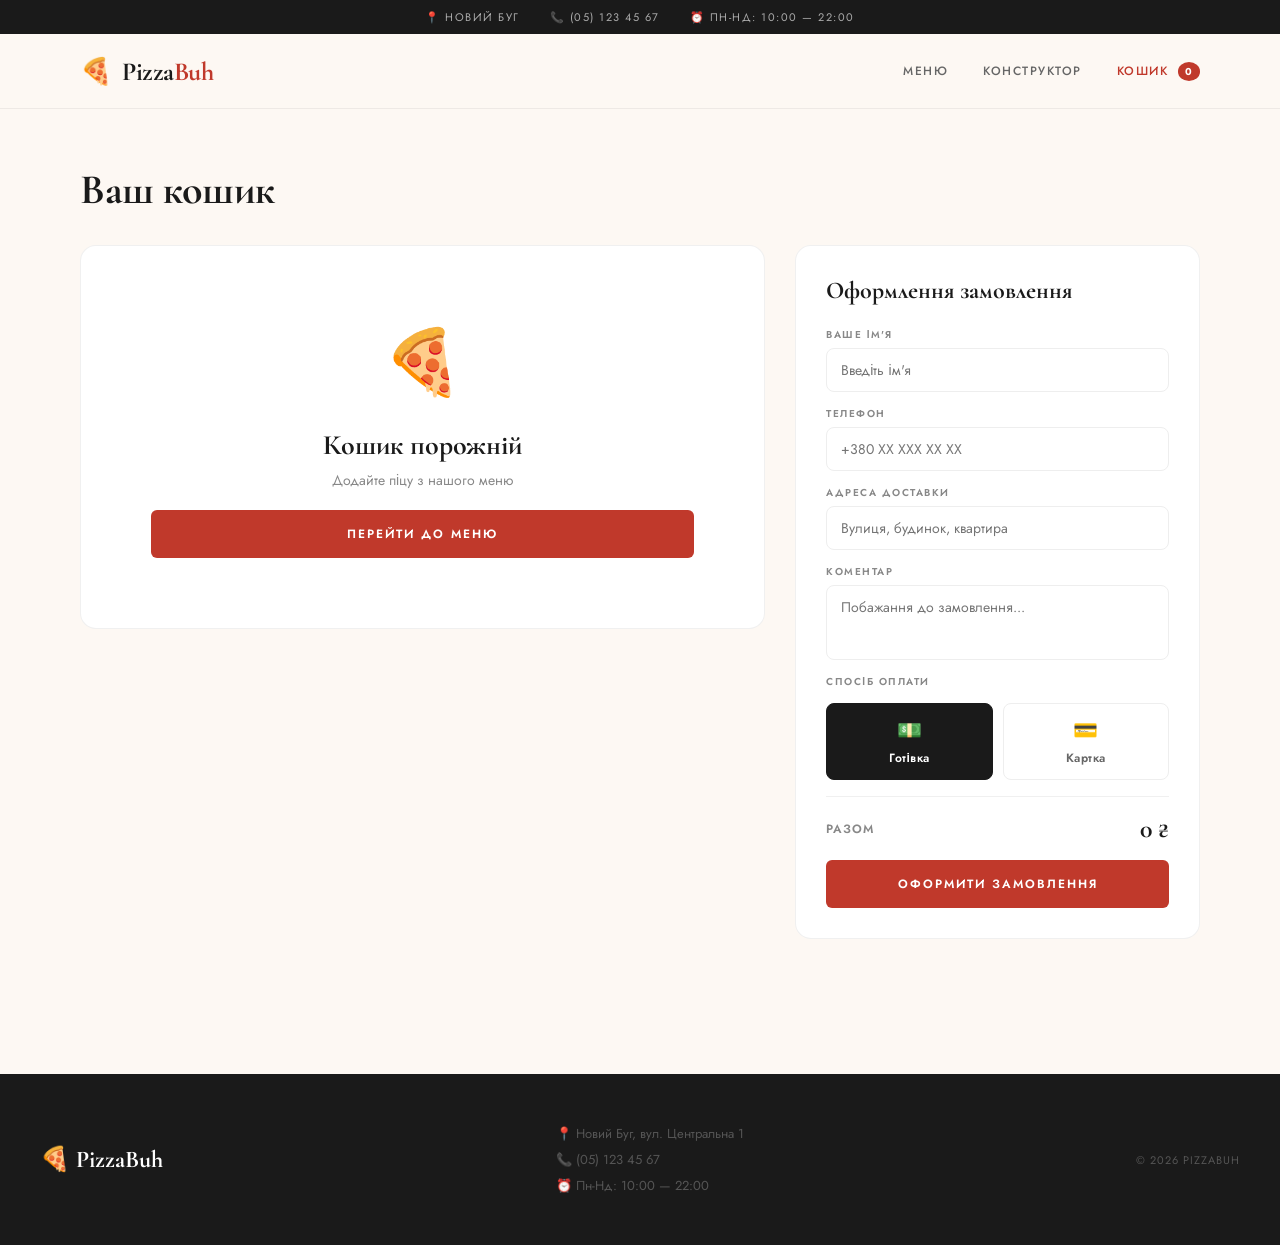
<file: public/cart.html>
<!DOCTYPE html>
<html lang="uk">
<head>
    <meta charset="UTF-8">
    <meta name="viewport" content="width=device-width, initial-scale=1.0">
    <title>Кошик — PizzaBuh</title>
    <link rel="icon" href="data:image/svg+xml,<svg xmlns='http://www.w3.org/2000/svg' viewBox='0 0 100 100'><text y='.9em' font-size='90'>🍕</text></svg>">
    <link rel="stylesheet" href="css/style.css">
    <link href="https://fonts.googleapis.com/css2?family=Cormorant+Garamond:wght@400;600;700&family=Jost:wght@300;400;500;600;700&display=swap" rel="stylesheet">
</head>
<body>

    <div class="topbar">
        <span>📍 Новий Буг</span>
        <span>📞 (05) 123 45 67</span>
        <span>⏰ Пн-Нд: 10:00 — 22:00</span>
    </div>

    <header>
        <div class="header-inner">
            <a href="index.html" class="logo">
                <span class="logo-icon">🍕</span>
                <span class="logo-text">Pizza<span>Buh</span></span>
            </a>
            <nav>
                <a href="index.html">Меню</a>
                <a href="constructor.html">Конструктор</a>
                <a href="cart.html" class="active">Кошик <span class="cart-badge" id="cart-count">0</span></a>
            </nav>
        </div>
    </header>

    <main class="cart-page">
        <h1 class="menu-title">Ваш кошик</h1>

        <div class="cart-wrapper">

            <!-- Список товарів -->
            <div class="cart-items" id="cart-items"></div>

            <!-- Форма -->
            <div class="cart-sidebar">
                <h3>Оформлення замовлення</h3>

                <div class="form-group">
                    <label>Ваше ім'я</label>
                    <input type="text" id="name" placeholder="Введіть ім'я">
                </div>

                <div class="form-group">
                    <label>Телефон</label>
                    <input type="tel" id="phone" placeholder="+380 XX XXX XX XX">
                </div>

                <div class="form-group">
                    <label>Адреса доставки</label>
                    <input type="text" id="address" placeholder="Вулиця, будинок, квартира">
                </div>

                <div class="form-group">
                    <label>Коментар</label>
                    <textarea id="comment" placeholder="Побажання до замовлення..."></textarea>
                </div>

                <!-- Спосіб оплати -->
                <div class="payment-section">
                    <div class="form-group">
                        <label>Спосіб оплати</label>
                    </div>
                    <div class="payment-options">
                        <div class="payment-option active" onclick="selectPayment('cash', this)">
                            <span>💵</span>
                            Готівка
                        </div>
                        <div class="payment-option" onclick="selectPayment('card', this)">
                            <span>💳</span>
                            Картка
                        </div>
                    </div>

                    <!-- Поля картки -->
                    <div class="card-fields hidden" id="card-fields">
                        <div class="form-group" style="margin-top:14px">
                            <label>Номер картки</label>
                            <input type="text" id="card-number" placeholder="0000 0000 0000 0000" maxlength="19">
                        </div>
                        <div class="card-row">
                            <div class="form-group" style="flex:1">
                                <label>Термін дії</label>
                                <input type="text" id="card-expiry" placeholder="MM/RR" maxlength="5">
                            </div>
                            <div class="form-group" style="flex:1">
                                <label>CVV</label>
                                <input type="text" id="card-cvv" placeholder="123" maxlength="3">
                            </div>
                        </div>
                        <div class="form-group">
                            <label>Ім'я на картці</label>
                            <input type="text" id="card-name" placeholder="IVAN PETRENKO">
                        </div>
                        <div class="card-secure">
                            🔒 Захищено SSL шифруванням
                        </div>
                    </div>
                </div>

                <div class="cart-total">
                    <span>Разом</span>
                    <span id="cart-total">0 ₴</span>
                </div>

                <button class="btn-order" onclick="submitOrder()">
                    Оформити замовлення
                </button>
            </div>
        </div>
    </main>

    <!-- Успішне замовлення -->
    <div class="success-overlay hidden" id="success-overlay">
        <div class="success-box">
            <div class="success-icon">🎉</div>
            <h2>Замовлення прийнято!</h2>
            <p id="success-msg"></p>
            <a href="index.html" class="btn-order" style="display:block;text-align:center;text-decoration:none;margin-top:25px">
                На головну
            </a>
        </div>
    </div>

    <footer>
        <div class="footer-inner">
            <div class="footer-logo">🍕 PizzaBuh</div>
            <div class="footer-info">
                <p>📍 Новий Буг, вул. Центральна 1</p>
                <p>📞 (05) 123 45 67</p>
                <p>⏰ Пн-Нд: 10:00 — 22:00</p>
            </div>
            <div class="footer-copy">© 2026 PizzaBuh</div>
        </div>
    </footer>

    <script src="js/main.js"></script>
    <script src="js/cart.js"></script>
</body>
</html>
</file>
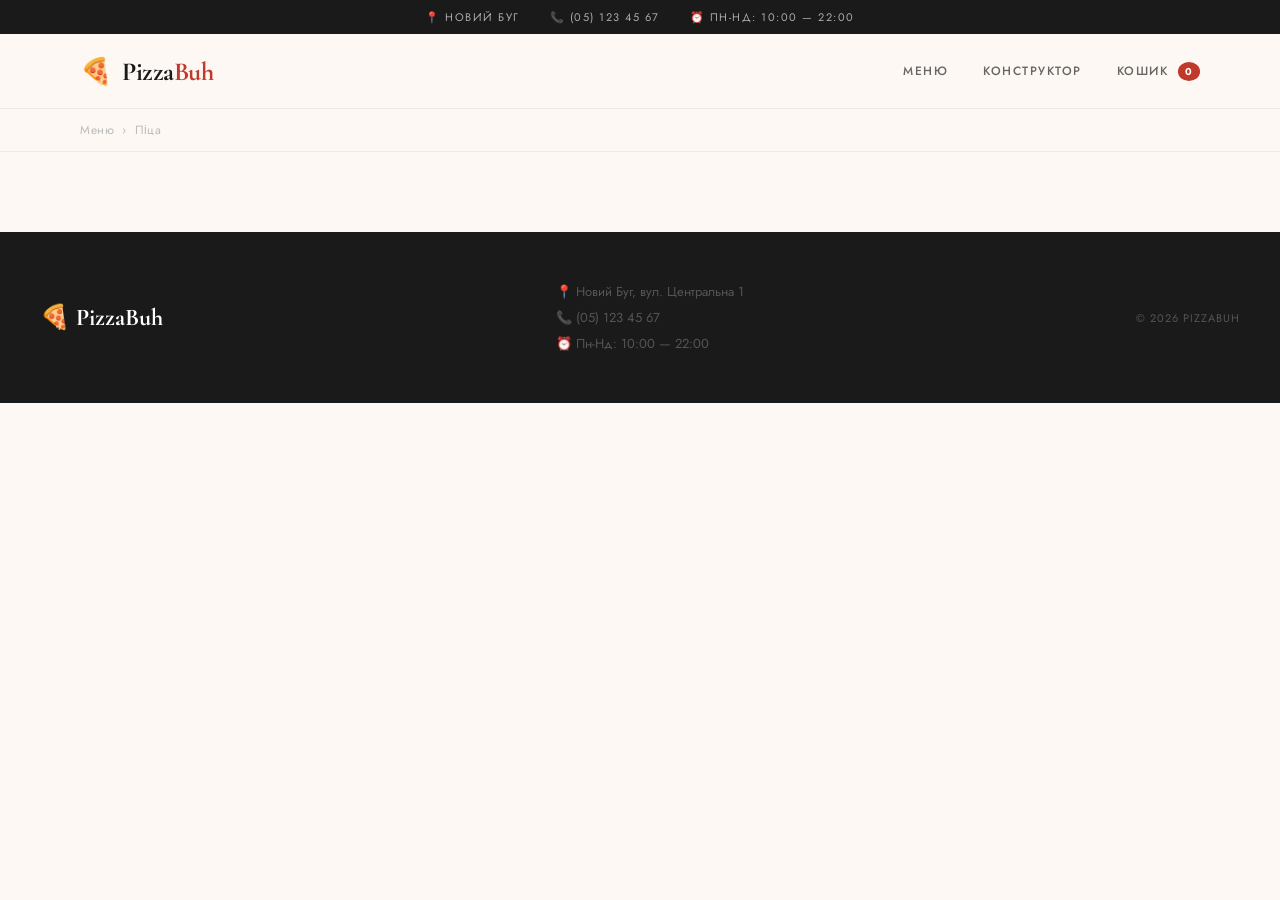
<file: public/pizza.html>
<!DOCTYPE html>
<html lang="uk">
<head>
    <meta charset="UTF-8">
    <meta name="viewport" content="width=device-width, initial-scale=1.0">
    <title>PizzaBuh — піца</title>
    <link rel="icon" href="data:image/svg+xml,<svg xmlns='http://www.w3.org/2000/svg' viewBox='0 0 100 100'><text y='.9em' font-size='90'>🍕</text></svg>">
    <link rel="stylesheet" href="css/style.css">
   <link href="https://fonts.googleapis.com/css2?family=Cormorant+Garamond:wght@400;600;700&family=Jost:wght@300;400;500;600;700&display=swap" rel="stylesheet">
</head>
<body>

    <div class="topbar">
        <span>📍 Новий Буг</span>
        <span>📞 (05) 123 45 67</span>
        <span>⏰ Пн-Нд: 10:00 — 22:00</span>
    </div>

    <header>
        <div class="header-inner">
            <a href="index.html" class="logo">
                <span class="logo-icon">🍕</span>
                <span class="logo-text">Pizza<span>Buh</span></span>
            </a>
            <nav>
                <a href="index.html">Меню</a>
                <a href="constructor.html">Конструктор</a>
                <a href="cart.html">Кошик <span class="cart-badge" id="cart-count">0</span></a>
            </nav>
        </div>
    </header>

    <div class="breadcrumb">
        <div class="breadcrumb-inner">
            <a href="index.html">Меню</a>
            <span>›</span>
            <span id="breadcrumb-name">Піца</span>
        </div>
    </div>

    <div class="pizza-page" id="pizza-page">
        <!-- Заповнюється через JavaScript -->
    </div>

    <footer>
        <div class="footer-inner">
            <div class="footer-logo">🍕 PizzaBuh</div>
            <div class="footer-info">
                <p>📍 Новий Буг, вул. Центральна 1</p>
                <p>📞 (05) 123 45 67</p>
                <p>⏰ Пн-Нд: 10:00 — 22:00</p>
            </div>
            <div class="footer-copy">© 2026 PizzaBuh</div>
        </div>
    </footer>

    <script src="js/main.js"></script>
    <script src="js/pizza.js"></script>
</body>
</html>
</file>
<file: public/css/style.css>
/* ===== БАЗОВІ СТИЛІ ===== */
* {
    margin: 0;
    padding: 0;
    box-sizing: border-box;
}

body {
    font-family: 'Jost', sans-serif;
    background: #fdf8f3;
    color: #1a1a1a;
}

h1, h2, h3, h4 {
    font-family: 'Cormorant Garamond', serif;
}

/* ===== ВЕРХНІЙ РЯДОК ===== */
.topbar {
    background: #1a1a1a;
    color: #888;
    font-size: 11px;
    letter-spacing: 1.5px;
    padding: 9px 40px;
    display: flex;
    gap: 30px;
    justify-content: center;
    text-transform: uppercase;
}

.topbar span { color: #aaa; }

/* ===== ШАПКА ===== */
header {
    background: rgba(253, 248, 243, 0.95);
    backdrop-filter: blur(10px);
    border-bottom: 1px solid rgba(0,0,0,0.06);
    position: sticky;
    top: 0;
    z-index: 100;
}

.header-inner {
    max-width: 1200px;
    margin: 0 auto;
    padding: 18px 40px;
    display: flex;
    justify-content: space-between;
    align-items: center;
}

.logo {
    display: flex;
    align-items: center;
    gap: 10px;
    text-decoration: none;
}

.logo-icon { font-size: 26px; }

.logo-text {
    font-family: 'Cormorant Garamond', serif;
    font-size: 26px;
    font-weight: 700;
    color: #1a1a1a;
    letter-spacing: -0.5px;
}

.logo-text span { color: #c0392b; }

nav {
    display: flex;
    align-items: center;
    gap: 35px;
}

nav a {
    text-decoration: none;
    color: #666;
    font-weight: 500;
    font-size: 12px;
    letter-spacing: 1.5px;
    text-transform: uppercase;
    transition: color 0.2s;
}

nav a:hover, nav a.active { color: #c0392b; }

.cart-badge {
    background: #c0392b;
    color: white;
    border-radius: 50%;
    padding: 2px 7px;
    font-size: 10px;
    font-weight: 700;
    margin-left: 4px;
}

/* ===== КАТЕГОРІЇ ===== */
.categories {
    background: rgba(253, 248, 243, 0.95);
    border-bottom: 1px solid rgba(0,0,0,0.06);
}

.categories-inner {
    max-width: 1200px;
    margin: 0 auto;
    padding: 0 40px;
    display: flex;
    overflow-x: auto;
}

.cat-btn {
    background: none;
    border: none;
    border-bottom: 2px solid transparent;
    padding: 14px 24px;
    font-size: 11px;
    font-weight: 600;
    font-family: 'Jost', sans-serif;
    cursor: pointer;
    white-space: nowrap;
    transition: all 0.2s;
    color: #999;
    text-transform: uppercase;
    letter-spacing: 1.5px;
}

.cat-btn:hover { color: #1a1a1a; }

.cat-btn.active {
    color: #c0392b;
    border-bottom-color: #c0392b;
}

/* ===== ГЕРОЙ СЕКЦІЯ (фон) ===== */
.hero-section {
    background: linear-gradient(135deg, #1a1a1a 0%, #2c1810 50%, #3d1f0f 100%);
    padding: 70px 40px;
    text-align: center;
    position: relative;
    overflow: hidden;
}

.hero-section::before {
    content: '';
    position: absolute;
    top: 0; left: 0; right: 0; bottom: 0;
    background: url('https://images.unsplash.com/photo-1513104890138-7c749659a591?w=1400&h=600&fit=crop') center/cover;
    opacity: 0.15;
}

.hero-content {
    position: relative;
    z-index: 1;
}

.hero-content h2 {
    font-family: 'Cormorant Garamond', serif;
    font-size: 56px;
    font-weight: 700;
    color: white;
    letter-spacing: -1px;
    margin-bottom: 12px;
}

.hero-content p {
    color: #ccc;
    font-size: 15px;
    letter-spacing: 1px;
    text-transform: uppercase;
    margin-bottom: 30px;
}

.hero-btn {
    display: inline-block;
    background: #c0392b;
    color: white;
    padding: 14px 40px;
    border-radius: 4px;
    text-decoration: none;
    font-size: 12px;
    font-weight: 600;
    letter-spacing: 2px;
    text-transform: uppercase;
    transition: background 0.2s;
}

.hero-btn:hover { background: #a93226; }

/* ===== МЕНЮ ===== */
.menu-container {
    max-width: 1200px;
    margin: 0 auto;
    padding: 55px 40px;
}

.menu-title {
    font-family: 'Cormorant Garamond', serif;
    font-size: 42px;
    font-weight: 700;
    margin-bottom: 6px;
    color: #1a1a1a;
    letter-spacing: -0.5px;
}

.menu-subtitle {
    color: #999;
    font-size: 13px;
    letter-spacing: 1px;
    text-transform: uppercase;
    margin-bottom: 40px;
}

.pizza-grid {
    display: grid;
    grid-template-columns: repeat(3, 1fr);
    gap: 24px;
}

/* ===== КАРТКА ===== */
.card {
    background: white;
    border-radius: 12px;
    overflow: hidden;
    border: 1px solid rgba(0,0,0,0.06);
    transition: transform 0.3s, box-shadow 0.3s;
    cursor: pointer;
}

.card:hover {
    transform: translateY(-6px);
    box-shadow: 0 20px 50px rgba(0,0,0,0.1);
}

.card-img-wrap { position: relative; overflow: hidden; }

.card-img-wrap img {
    width: 100%;
    height: 220px;
    object-fit: cover;
    display: block;
    transition: transform 0.5s;
}

.card:hover .card-img-wrap img { transform: scale(1.08); }

.card-badge {
    position: absolute;
    top: 12px;
    left: 12px;
    background: #c0392b;
    color: white;
    font-size: 10px;
    font-weight: 600;
    padding: 5px 12px;
    border-radius: 3px;
    letter-spacing: 1px;
    text-transform: uppercase;
}

.card-badge--new { background: #27ae60; }
.card-badge--hot { background: #e67e22; }

.card-body { padding: 20px 22px 22px; }

.card-meta {
    display: flex;
    gap: 15px;
    font-size: 11px;
    color: #bbb;
    margin-bottom: 10px;
    text-transform: uppercase;
    letter-spacing: 1px;
    font-weight: 500;
}

.card-body h3 {
    font-family: 'Cormorant Garamond', serif;
    font-size: 22px;
    font-weight: 700;
    margin-bottom: 7px;
    color: #1a1a1a;
}

.card-body p {
    font-size: 13px;
    color: #888;
    line-height: 1.6;
    margin-bottom: 18px;
}

.card-footer {
    display: flex;
    justify-content: space-between;
    align-items: center;
    border-top: 1px solid #f5f5f5;
    padding-top: 16px;
}

.card-price {
    font-family: 'Cormorant Garamond', serif;
    font-size: 26px;
    font-weight: 700;
    color: #1a1a1a;
}

.hrn {
    font-family: 'Cormorant Garamond', serif;
    font-size: 20px;
    font-weight: 700;
    color: #1a1a1a;
}

.card-price .currency {
    font-size: 18px;
    font-weight: 700;
    color: #1a1a1a;
    margin-left: 2px;
}

.card-price span {
    font-size: 22px;
    color: #1a1a1a;
    font-weight: 700;
    font-family: 'Cormorant Garamond', serif;
}

.card button {
    background: #1a1a1a;
    color: white;
    border: none;
    padding: 10px 20px;
    border-radius: 4px;
    font-size: 11px;
    font-weight: 600;
    font-family: 'Jost', sans-serif;
    cursor: pointer;
    transition: background 0.2s;
    letter-spacing: 1px;
    text-transform: uppercase;
}

.card button:hover { background: #c0392b; }

/* ===== МОДАЛЬНЕ ВІКНО ===== */
.modal-overlay {
    position: fixed;
    top: 0; left: 0;
    width: 100%; height: 100%;
    background: rgba(0,0,0,0.7);
    z-index: 1000;
    display: flex;
    justify-content: center;
    align-items: center;
    opacity: 0;
    visibility: hidden;
    transition: all 0.3s;
    backdrop-filter: blur(6px);
}

.modal-overlay.active {
    opacity: 1;
    visibility: visible;
}

.modal {
    background: white;
    border-radius: 16px;
    width: 90%;
    max-width: 860px;
    max-height: 90vh;
    overflow-y: auto;
    position: relative;
    transform: translateY(30px);
    transition: transform 0.3s;
}

.modal-overlay.active .modal { transform: translateY(0); }

.modal-close {
    position: absolute;
    top: 16px;
    right: 16px;
    background: rgba(255,255,255,0.9);
    border: none;
    width: 36px;
    height: 36px;
    border-radius: 50%;
    font-size: 16px;
    cursor: pointer;
    z-index: 10;
    transition: all 0.2s;
}

.modal-close:hover { background: #c0392b; color: white; }

.modal-content { display: flex; }

.modal-img { width: 45%; flex-shrink: 0; }

.modal-img img {
    width: 100%;
    height: 100%;
    min-height: 420px;
    object-fit: cover;
    border-radius: 16px 0 0 16px;
    display: block;
}

.modal-info { padding: 38px; flex: 1; }

.modal-info h2 {
    font-family: 'Cormorant Garamond', serif;
    font-size: 34px;
    font-weight: 700;
    letter-spacing: -0.5px;
    margin-bottom: 8px;
}

.modal-meta {
    display: flex;
    gap: 15px;
    color: #bbb;
    font-size: 11px;
    font-weight: 500;
    text-transform: uppercase;
    letter-spacing: 1px;
    margin-bottom: 16px;
}

.modal-desc {
    font-size: 14px;
    color: #666;
    line-height: 1.8;
    margin-bottom: 16px;
    padding-bottom: 16px;
    border-bottom: 1px solid #f0f0f0;
}

.modal-allergens {
    font-size: 12px;
    color: #bbb;
    margin-bottom: 8px;
    letter-spacing: 0.3px;
}

.modal-allergens strong { color: #888; }

.modal-size-title {
    font-size: 11px;
    font-weight: 600;
    text-transform: uppercase;
    letter-spacing: 1px;
    color: #888;
    margin-bottom: 10px;
    margin-top: 20px;
}

.modal-size-btns {
    display: flex;
    gap: 8px;
    margin-bottom: 24px;
}

.modal-size-btn {
    flex: 1;
    padding: 10px 8px;
    border: 1.5px solid #eee;
    border-radius: 8px;
    background: none;
    cursor: pointer;
    font-family: 'Jost', sans-serif;
    font-weight: 600;
    font-size: 12px;
    color: #666;
    transition: all 0.2s;
    text-align: center;
    letter-spacing: 0.5px;
}

.modal-size-btn small {
    display: block;
    font-size: 11px;
    opacity: 0.6;
    margin-top: 2px;
}

.modal-size-btn:hover { border-color: #1a1a1a; color: #1a1a1a; }

.modal-size-btn.active {
    border-color: #1a1a1a;
    background: #1a1a1a;
    color: white;
}

.modal-buy {
    display: flex;
    align-items: center;
    gap: 20px;
}

.modal-price {
    font-family: 'Cormorant Garamond', serif;
    font-size: 36px;
    font-weight: 700;
    color: #1a1a1a;
}

.modal-btn {
    flex: 1;
    background: #c0392b;
    color: white;
    border: none;
    padding: 14px;
    border-radius: 6px;
    font-size: 12px;
    font-weight: 600;
    font-family: 'Jost', sans-serif;
    cursor: pointer;
    transition: background 0.2s;
    letter-spacing: 1.5px;
    text-transform: uppercase;
}

.modal-btn:hover { background: #a93226; }

/* ===== ХЛІБНІ КРИХТИ ===== */
.breadcrumb {
    background: #fdf8f3;
    border-bottom: 1px solid rgba(0,0,0,0.06);
    padding: 12px 0;
}

.breadcrumb-inner {
    max-width: 1200px;
    margin: 0 auto;
    padding: 0 40px;
    display: flex;
    gap: 8px;
    align-items: center;
    font-size: 12px;
    color: #bbb;
    letter-spacing: 0.5px;
}

.breadcrumb-inner a { color: #bbb; text-decoration: none; }
.breadcrumb-inner a:hover { color: #c0392b; }

/* ===== КОШИК ===== */
.cart-page {
    max-width: 1200px;
    margin: 0 auto;
    padding: 55px 40px;
}

.cart-wrapper {
    display: flex;
    gap: 30px;
    align-items: flex-start;
    margin-top: 30px;
}

.cart-items {
    flex: 2;
    display: flex;
    flex-direction: column;
    gap: 14px;
}

.cart-item {
    background: white;
    border-radius: 12px;
    padding: 16px;
    display: flex;
    align-items: center;
    gap: 16px;
    border: 1px solid rgba(0,0,0,0.06);
    transition: box-shadow 0.2s;
}

.cart-item:hover { box-shadow: 0 4px 20px rgba(0,0,0,0.07); }

.cart-item img {
    width: 90px;
    height: 90px;
    border-radius: 10px;
    object-fit: cover;
    flex-shrink: 0;
}

.cart-item-info { flex: 1; }

.cart-item-name {
    font-family: 'Cormorant Garamond', serif;
    font-size: 18px;
    font-weight: 700;
    color: #1a1a1a;
    margin-bottom: 4px;
}

.cart-item-weight {
    font-size: 11px;
    color: #bbb;
    font-weight: 500;
    text-transform: uppercase;
    letter-spacing: 1px;
    margin-bottom: 6px;
}

.cart-item-price {
    font-family: 'Cormorant Garamond', serif;
    font-size: 22px;
    font-weight: 700;
    color: #1a1a1a;
}

.cart-item-remove {
    background: #f5f5f5;
    border: none;
    width: 34px;
    height: 34px;
    border-radius: 50%;
    cursor: pointer;
    font-size: 13px;
    color: #999;
    transition: all 0.2s;
    flex-shrink: 0;
}

.cart-item-remove:hover { background: #c0392b; color: white; }

.cart-empty {
    background: white;
    border-radius: 16px;
    padding: 70px;
    text-align: center;
    border: 1px solid rgba(0,0,0,0.06);
}

.cart-empty-icon { font-size: 64px; margin-bottom: 20px; }

.cart-empty h3 {
    font-family: 'Cormorant Garamond', serif;
    font-size: 28px;
    font-weight: 700;
    margin-bottom: 8px;
}

.cart-empty p { color: #888; font-size: 14px; }

/* ===== ФОРМА КОШИКА ===== */
.cart-sidebar {
    flex: 1;
    background: white;
    border-radius: 16px;
    padding: 30px;
    border: 1px solid rgba(0,0,0,0.06);
    position: sticky;
    top: 90px;
}

.cart-sidebar h3 {
    font-family: 'Cormorant Garamond', serif;
    font-size: 24px;
    font-weight: 700;
    margin-bottom: 22px;
    color: #1a1a1a;
}

.form-group {
    display: flex;
    flex-direction: column;
    gap: 6px;
    margin-bottom: 14px;
}

.form-group label {
    font-size: 10px;
    font-weight: 600;
    text-transform: uppercase;
    letter-spacing: 1.5px;
    color: #888;
}

.form-group input,
.form-group textarea,
.form-group select {
    border: 1.5px solid #eee;
    border-radius: 8px;
    padding: 11px 14px;
    font-size: 14px;
    font-family: 'Jost', sans-serif;
    outline: none;
    transition: border 0.2s;
    color: #1a1a1a;
    background: white;
}

.form-group input:focus,
.form-group textarea:focus,
.form-group select:focus { border-color: #1a1a1a; }

.form-group textarea { height: 75px; resize: none; }

/* Оплата */
.payment-section { margin-bottom: 16px; }

.payment-options {
    display: flex;
    gap: 10px;
    margin-top: 8px;
}

.payment-option {
    flex: 1;
    border: 1.5px solid #eee;
    border-radius: 8px;
    padding: 12px 10px;
    cursor: pointer;
    text-align: center;
    transition: all 0.2s;
    font-size: 12px;
    font-weight: 600;
    color: #666;
    letter-spacing: 0.5px;
}

.payment-option:hover { border-color: #1a1a1a; color: #1a1a1a; }

.payment-option.active {
    border-color: #1a1a1a;
    background: #1a1a1a;
    color: white;
}

.payment-option span {
    display: block;
    font-size: 20px;
    margin-bottom: 4px;
}

.card-fields { margin-top: 12px; }

.card-row {
    display: flex;
    gap: 10px;
}

.cart-total {
    font-family: 'Cormorant Garamond', serif;
    font-size: 26px;
    font-weight: 700;
    color: #1a1a1a;
    padding-top: 16px;
    border-top: 1.5px solid #f0f0f0;
    margin-bottom: 16px;
    display: flex;
    justify-content: space-between;
    align-items: center;
}

.cart-total span:first-child {
    font-family: 'Jost', sans-serif;
    font-size: 12px;
    font-weight: 600;
    color: #888;
    text-transform: uppercase;
    letter-spacing: 1px;
}

.btn-order {
    width: 100%;
    background: #c0392b;
    color: white;
    border: none;
    padding: 15px;
    border-radius: 6px;
    font-size: 12px;
    font-weight: 600;
    font-family: 'Jost', sans-serif;
    cursor: pointer;
    transition: background 0.2s;
    letter-spacing: 2px;
    text-transform: uppercase;
}

.btn-order:hover { background: #a93226; }

/* ===== УСПІШНЕ ЗАМОВЛЕННЯ ===== */
.success-overlay {
    position: fixed;
    top: 0; left: 0;
    width: 100%; height: 100%;
    background: rgba(0,0,0,0.7);
    display: flex;
    justify-content: center;
    align-items: center;
    z-index: 1000;
    backdrop-filter: blur(6px);
}

.success-overlay.hidden { display: none; }

.success-box {
    background: white;
    border-radius: 20px;
    padding: 55px;
    text-align: center;
    max-width: 480px;
    width: 90%;
}

.success-icon { font-size: 64px; margin-bottom: 20px; }

.success-box h2 {
    font-family: 'Cormorant Garamond', serif;
    font-size: 32px;
    font-weight: 700;
    margin-bottom: 12px;
}

.success-box p { color: #666; font-size: 14px; line-height: 1.7; }

/* ===== КОНСТРУКТОР ===== */
.constructor-page {
    max-width: 1200px;
    margin: 0 auto;
    padding: 55px 40px;
}

.constructor-wrapper {
    display: flex;
    gap: 30px;
    align-items: flex-start;
    margin-top: 30px;
}

.constructor-steps { flex: 2; display: flex; flex-direction: column; gap: 20px; }

.step {
    background: white;
    border-radius: 14px;
    padding: 26px;
    border: 1px solid rgba(0,0,0,0.06);
}

.step-header {
    display: flex;
    align-items: center;
    gap: 12px;
    margin-bottom: 18px;
}

.step-num {
    background: #1a1a1a;
    color: white;
    width: 28px;
    height: 28px;
    border-radius: 50%;
    display: flex;
    align-items: center;
    justify-content: center;
    font-size: 12px;
    font-weight: 700;
    flex-shrink: 0;
    letter-spacing: 0;
}

.step-header h3 {
    font-family: 'Cormorant Garamond', serif;
    font-size: 20px;
    font-weight: 700;
    color: #1a1a1a;
}

.step-options { display: flex; gap: 10px; flex-wrap: wrap; }

.step-option {
    display: flex;
    flex-direction: column;
    align-items: center;
    gap: 6px;
    padding: 16px 20px;
    border: 1.5px solid #eee;
    border-radius: 10px;
    cursor: pointer;
    transition: all 0.2s;
    min-width: 110px;
    text-align: center;
}

.step-option:hover { border-color: #ccc; }

.step-option.active {
    border-color: #1a1a1a;
    background: #1a1a1a;
}

.step-option-img {
    width: 60px;
    height: 60px;
    border-radius: 8px;
    object-fit: cover;
}

.step-option-label {
    font-size: 12px;
    font-weight: 600;
    color: #1a1a1a;
    letter-spacing: 0.3px;
    text-transform: uppercase;
}

.step-option.active .step-option-label { color: white; }

.step-option-sub {
    font-size: 11px;
    color: #bbb;
}

.step-option.active .step-option-sub { color: #aaa; }

/* Інгредієнти */
.ingredients-grid {
    display: grid;
    grid-template-columns: repeat(5, 1fr);
    gap: 10px;
}

.ingredient-card {
    display: flex;
    flex-direction: column;
    align-items: center;
    gap: 6px;
    padding: 14px 8px;
    border: 1.5px solid #eee;
    border-radius: 10px;
    cursor: pointer;
    transition: all 0.2s;
    text-align: center;
    position: relative;
}

.ingredient-card input {
    position: absolute;
    opacity: 0;
    width: 0;
    height: 0;
}

.ingredient-card:hover { border-color: #ccc; }

.ingredient-card.checked {
    border-color: #c0392b;
    background: #fff8f7;
}

.ing-img {
    width: 50px;
    height: 50px;
    border-radius: 50%;
    object-fit: cover;
}

.ing-name {
    font-size: 11px;
    font-weight: 600;
    color: #1a1a1a;
    text-transform: uppercase;
    letter-spacing: 0.5px;
}

.ing-price { font-size: 11px; color: #bbb; }

/* Підсумок */
.constructor-summary {
    flex: 1;
    background: white;
    border-radius: 14px;
    padding: 28px;
    border: 1px solid rgba(0,0,0,0.06);
    position: sticky;
    top: 90px;
    text-align: center;
}

.summary-pizza-img {
    width: 120px;
    height: 120px;
    border-radius: 50%;
    object-fit: cover;
    margin: 0 auto 16px;
    display: block;
    border: 3px solid #f0f0f0;
}

.constructor-summary h3 {
    font-family: 'Cormorant Garamond', serif;
    font-size: 22px;
    font-weight: 700;
    color: #1a1a1a;
    margin-bottom: 20px;
}

.summary-rows { display: flex; flex-direction: column; gap: 10px; margin-bottom: 20px; text-align: left; }

.summary-row {
    display: flex;
    justify-content: space-between;
    font-size: 13px;
    padding-bottom: 10px;
    border-bottom: 1px solid #f5f5f5;
}

.summary-row span:first-child { color: #888; text-transform: uppercase; letter-spacing: 0.5px; font-size: 11px; }
.summary-row span:last-child { font-weight: 600; color: #1a1a1a; text-align: right; max-width: 60%; }

.summary-price {
    display: flex;
    justify-content: space-between;
    align-items: center;
    margin-bottom: 20px;
    padding-top: 15px;
    border-top: 1.5px solid #f0f0f0;
}

.summary-price span:first-child {
    font-size: 11px;
    font-weight: 600;
    color: #888;
    text-transform: uppercase;
    letter-spacing: 1px;
}

#sum-price {
    font-family: 'Cormorant Garamond', serif;
    font-size: 28px;
    font-weight: 700;
    color: #1a1a1a;
}

/* ===== ФУТЕР ===== */
footer {
    background: #1a1a1a;
    color: #555;
    margin-top: 80px;
    padding: 50px 40px;
}

.footer-inner {
    max-width: 1200px;
    margin: 0 auto;
    display: flex;
    justify-content: space-between;
    align-items: center;
    flex-wrap: wrap;
    gap: 20px;
}

.footer-logo {
    font-family: 'Cormorant Garamond', serif;
    font-size: 24px;
    font-weight: 700;
    color: white;
}

.footer-info { display: flex; flex-direction: column; gap: 7px; font-size: 13px; }
.footer-copy { font-size: 11px; letter-spacing: 1px; text-transform: uppercase; }

/* ===== СПОВІЩЕННЯ ===== */
.notification {
    position: fixed;
    top: 90px;
    right: 20px;
    transform: translateX(120%);
    background: #c0392b;
    color: white;
    padding: 18px 28px;
    border-radius: 12px;
    font-size: 16px;
    font-weight: 700;
    opacity: 1;
    transition: transform 0.4s cubic-bezier(0.175, 0.885, 0.32, 1.275);
    z-index: 999999 !important;
    box-shadow: 0 12px 40px rgba(192,57,43,0.5);
    letter-spacing: 0.5px;
    pointer-events: none;
    white-space: nowrap;
}

.notification.show {
    transform: translateX(0);
}

.notification.show { opacity: 1; transform: translateY(0); }

/* ===== АДАПТАЦІЯ ===== */
@media (max-width: 900px) {
    .pizza-grid { grid-template-columns: repeat(2, 1fr); }
    .modal-content { flex-direction: column; }
    .modal-img { width: 100%; }
    .modal-img img { min-height: 250px; border-radius: 16px 16px 0 0; }
    .constructor-wrapper { flex-direction: column; }
    .constructor-summary { position: static; width: 100%; }
    .ingredients-grid { grid-template-columns: repeat(3, 1fr); }
    .cart-wrapper { flex-direction: column; }
    .cart-sidebar { position: static; width: 100%; }
}

@media (max-width: 600px) {
    .topbar { display: none; }
    .header-inner { padding: 14px 20px; }
    .categories-inner { padding: 0 20px; }
    .menu-container, .cart-page, .constructor-page { padding: 30px 20px; }
    .pizza-grid { grid-template-columns: 1fr; }
    .hero-content h2 { font-size: 36px; }
    .ingredients-grid { grid-template-columns: repeat(2, 1fr); }
    .footer-inner { flex-direction: column; text-align: center; }
    .payment-options { flex-direction: column; }
}
/* Приховані елементи */
.hidden { display: none !important; }

/* Захист картки */
.card-secure {
    font-size: 12px;
    color: #27ae60;
    text-align: center;
    padding: 10px;
    background: #f0faf4;
    border-radius: 8px;
    margin-top: 8px;
    letter-spacing: 0.3px;
}
/* Всі елементи поверх canvas */
.topbar, header, .categories, .hero-section,
main, footer, .modal-overlay, .notification,
.success-overlay {
    position: relative;
    z-index: 2;
}

.card {
    position: relative;
    z-index: 3;
}

#food-canvas {
    z-index: 1 !important;
}
</file>
